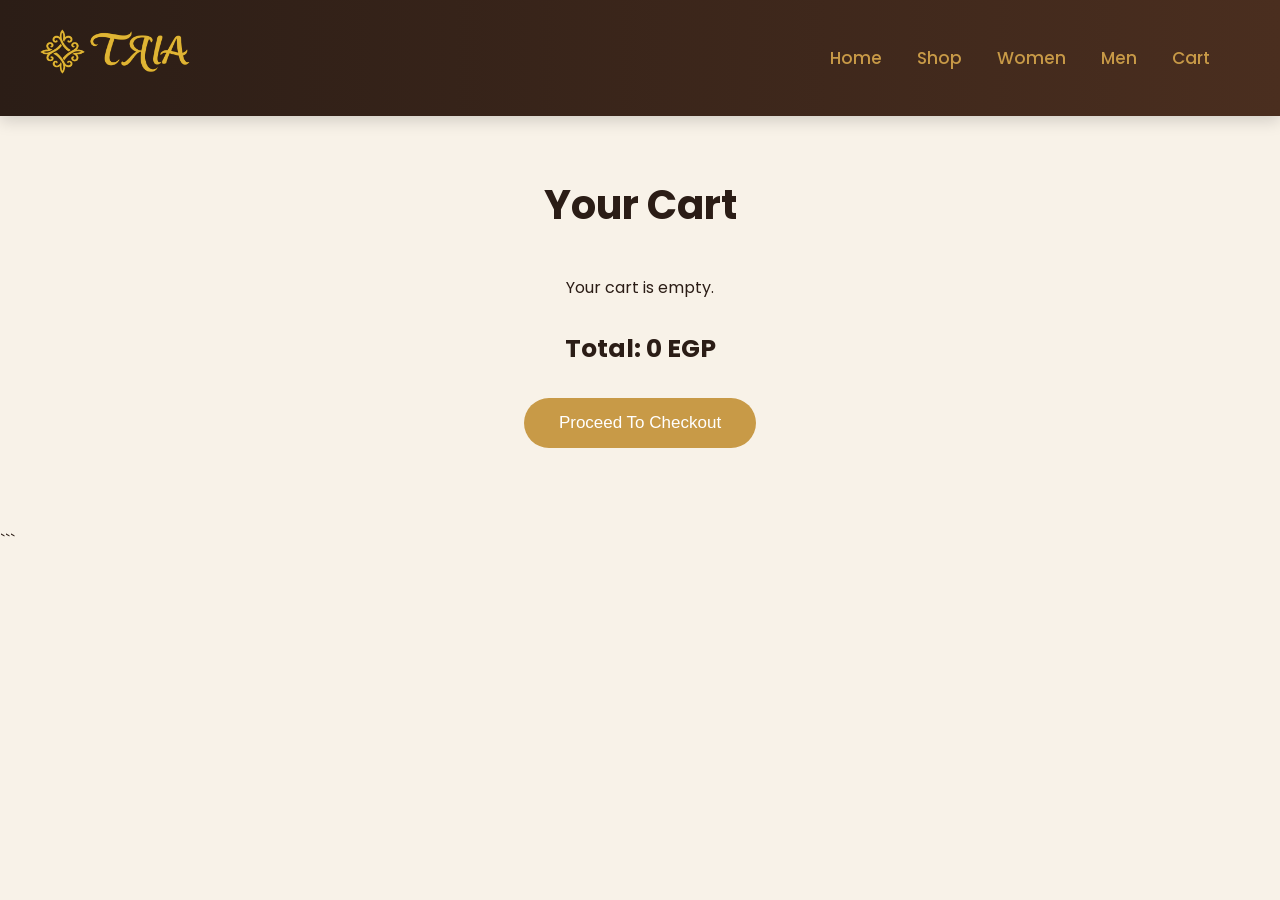
<file: cart.html>
<!DOCTYPE html>

<html lang="en">

<head>

```
<meta charset="UTF-8">
<meta name="viewport" content="width=device-width, initial-scale=1.0">

<title>Cart - TRIA</title>

<link rel="stylesheet" href="style.css">
```

</head>

<body>

```
<!-- ================= HEADER ================= -->

<header>

    <nav>

        <div class="logo-container">

            <img src="images/logo.png" alt="TRIA Logo" class="logo">

        </div>

        <div class="menu-toggle" id="menuToggle">
            ☰
        </div>

        <ul id="navLinks">

            <li><a href="index.html">Home</a></li>
            <li><a href="shop.html">Shop</a></li>
            <li><a href="women.html">Women</a></li>
            <li><a href="men.html">Men</a></li>
            <li><a href="cart.html">Cart</a></li>

        </ul>

    </nav>

</header>


<!-- ================= CART ================= -->

<section class="cart">

    <h2>Your Cart</h2>

    <div id="cartItems"></div>

    <h3 id="total">
        Total: 0 EGP
    </h3>

    <a href="checkout.html">

        <button class="checkout-btn">

            Proceed To Checkout

        </button>

    </a>

</section>


<!-- ================= CART SCRIPT ================= -->

<script>

    let cart = JSON.parse(localStorage.getItem("cart")) || [];

    let cartItems = document.getElementById("cartItems");

    let total = 0;


    function displayCart() {

        cartItems.innerHTML = "";

        total = 0;


        if (cart.length === 0) {

            cartItems.innerHTML = `
                <p class="empty-cart">
                    Your cart is empty.
                </p>
            `;

            document.getElementById("total").innerHTML =
                "Total: 0 EGP";

            return;

        }


        cart.forEach((product, index) => {

            total += Number(product.price);


            cartItems.innerHTML += `

                <div class="cart-item">

                    <div class="cart-item-info">

                        <h3>
                            ${product.name}
                        </h3>

                        <p>
                            ${product.price} EGP
                        </p>

                    </div>


                    <button onclick="removeItem(${index})">

                        Remove

                    </button>

                </div>

            `;

        });


        document.getElementById("total").innerHTML =
            "Total: " + total + " EGP";

    }


    function removeItem(index) {

        cart.splice(index, 1);

        localStorage.setItem(
            "cart",
            JSON.stringify(cart)
        );

        displayCart();

    }


    displayCart();

</script>


<!-- ================= MAIN SCRIPT ================= -->

<script src="script.js"></script>
```
<div id="toast"></div>
</body>

</html>
</file>
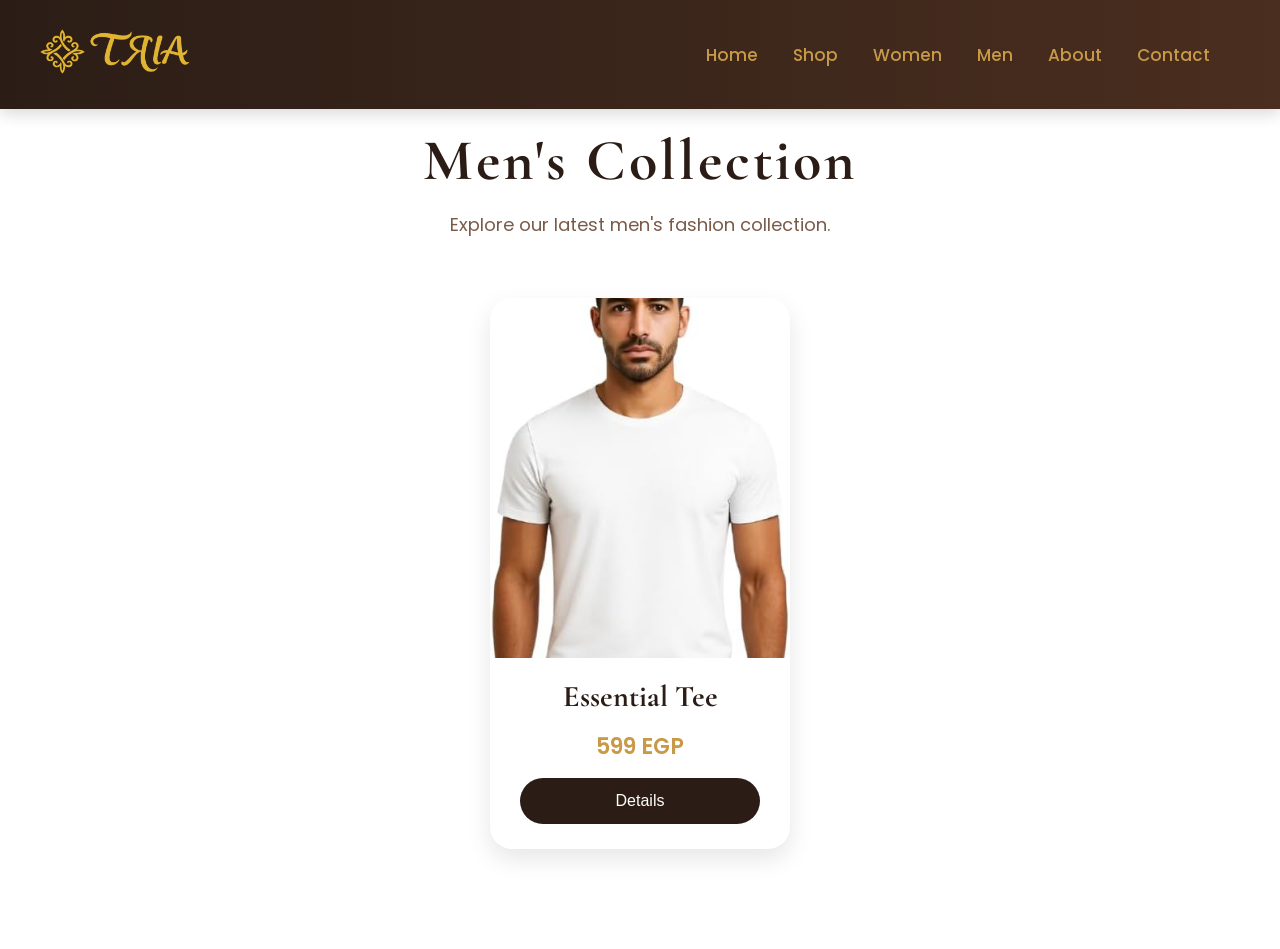
<file: men.html>
<<!DOCTYPE html>
<html lang="en">

<head>

    <meta charset="UTF-8">
    <meta name="viewport" content="width=device-width, initial-scale=1.0">

    <title>Men - TRIA</title>

    <link rel="stylesheet" href="style.css">

</head>


<body>
<div id="loader">
    <h1>TRIA</h1>
</div>
<header>

    <nav>

        <div class="logo-container">

            <img src="images/logo.png" alt="TRIA Logo" class="logo">

        </div>

        <ul>

            <li><a href="index.html">Home</a></li>

            <li><a href="shop.html">Shop</a></li>

            <li><a href="women.html">Women</a></li>

            <li><a href="men.html">Men</a></li>

            <li><a href="index.html#about">About</a></li>

            <li><a href="index.html#contact">Contact</a></li>

        </ul>

    </nav>

</header>


<section class="collection">

    <h2>Men's Collection</h2>

    <p>Explore our latest men's fashion collection.</p>


    <div class="collection-container">


        <div class="card">

            <img src="images/tshirt3.jpg" alt="T-Shirt">


            <h3>Essential Tee</h3>


            <p>599 EGP</p>


            <a href="product3.html">

                <button>Details</button>

            </a>


        </div>


    </div>


</section>

<script src="script.js"></script>

</body>

</html>
</file>
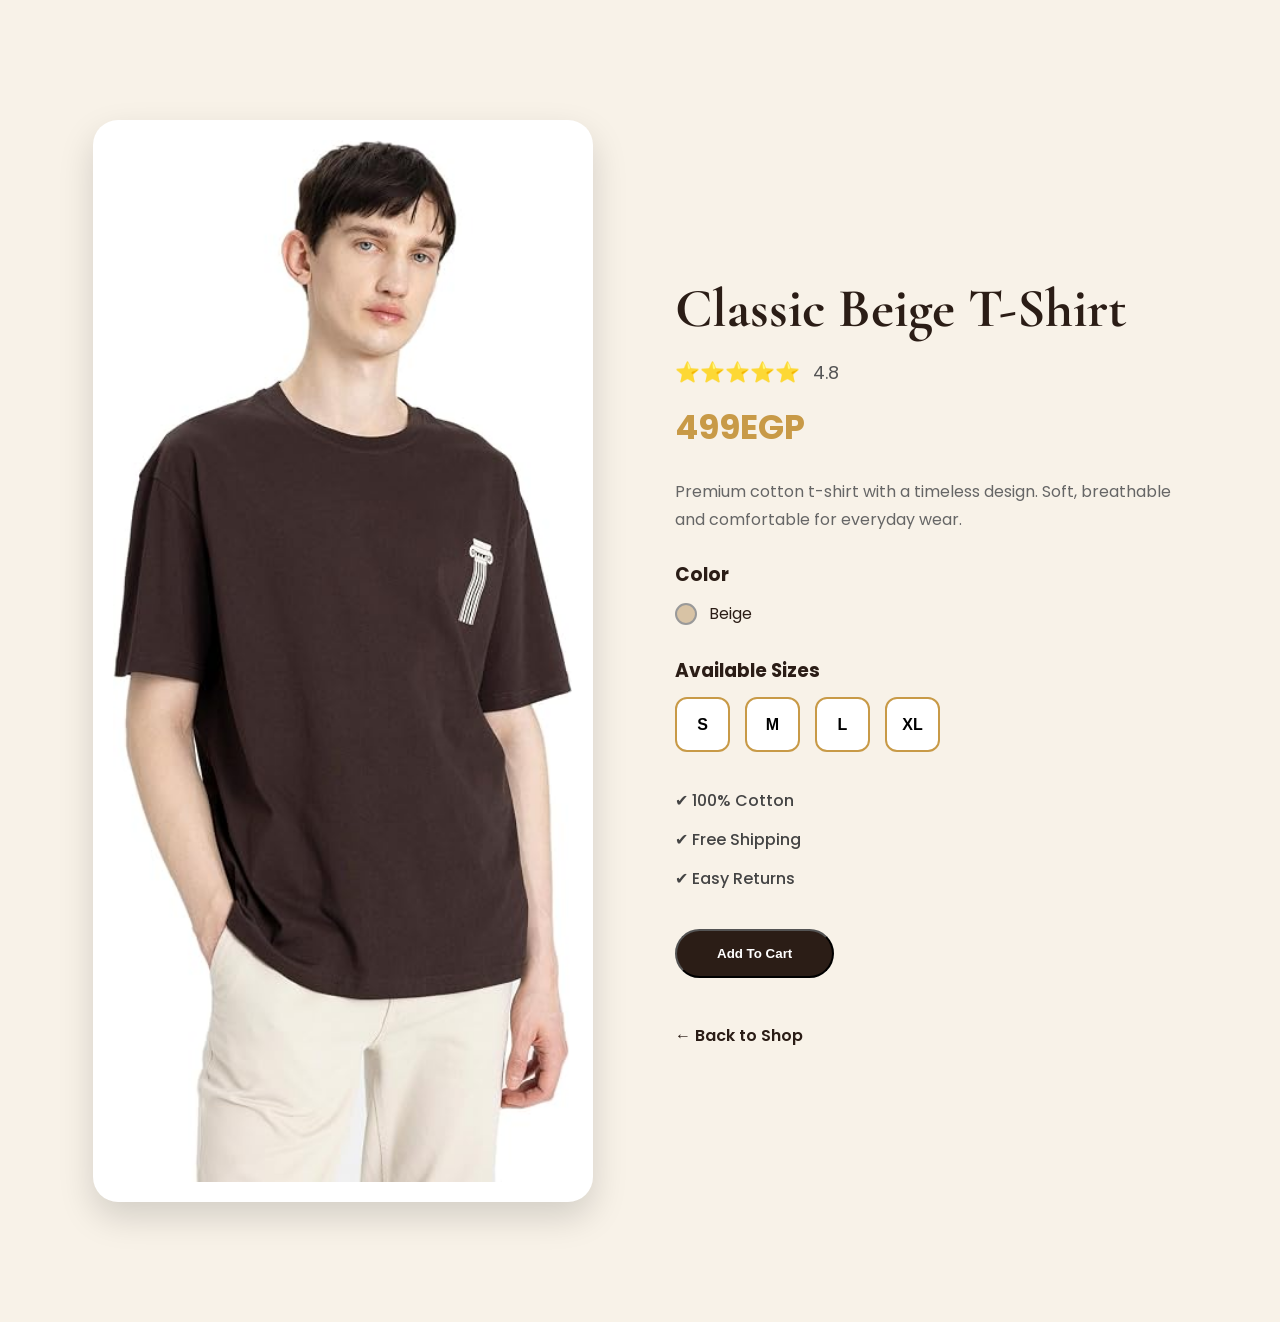
<file: product1.html>
<!DOCTYPE html>
<html lang="en">

<head>

    <meta charset="UTF-8">
    <meta name="viewport" content="width=device-width, initial-scale=1.0">

    <title>Product Details</title>

    <link rel="stylesheet" href="style.css">

</head>

<body>
    <div id="loader">

    <h1>TRIA</h1>

</div>

<section class="product">

    <div class="product-image">

        <img src="images/tshirt1.jpg" alt="Classic Beige T-Shirt">

    </div>

    <div class="product-info">

        <h1>Classic Beige T-Shirt</h1>

        <div class="rating">

            ⭐⭐⭐⭐⭐
            <span>4.8</span>

        </div>

        <h2>499EGP</h2>

        <p>

            Premium cotton t-shirt with a timeless design.
Soft, breathable and comfortable for everyday wear.

        </p>

        <h3>Color</h3>

        <div class="color">

            <span class="beige"></span>

            Beige

        </div>

        <h3>Available Sizes</h3>

        <div class="sizes">

            <button>S</button>
            <button>M</button>
            <button>L</button>
            <button>XL</button>

        </div>

        <div class="features">

            <p>✔ 100% Cotton</p>

            <p>✔ Free Shipping</p>

            <p>✔ Easy Returns</p>

        </div>

        <button class="cart-btn" data-name="Classic Beige T-Shirt" data-price="499">
    Add To Cart
</button>
        <br><br>

        <a href="shop.html" class="back-btn">

            ← Back to Shop

        </a>

    </div>

</section>

<button id="topBtn">↑</button>

<script src="script.js"></script>

</body>


</html>
</file>
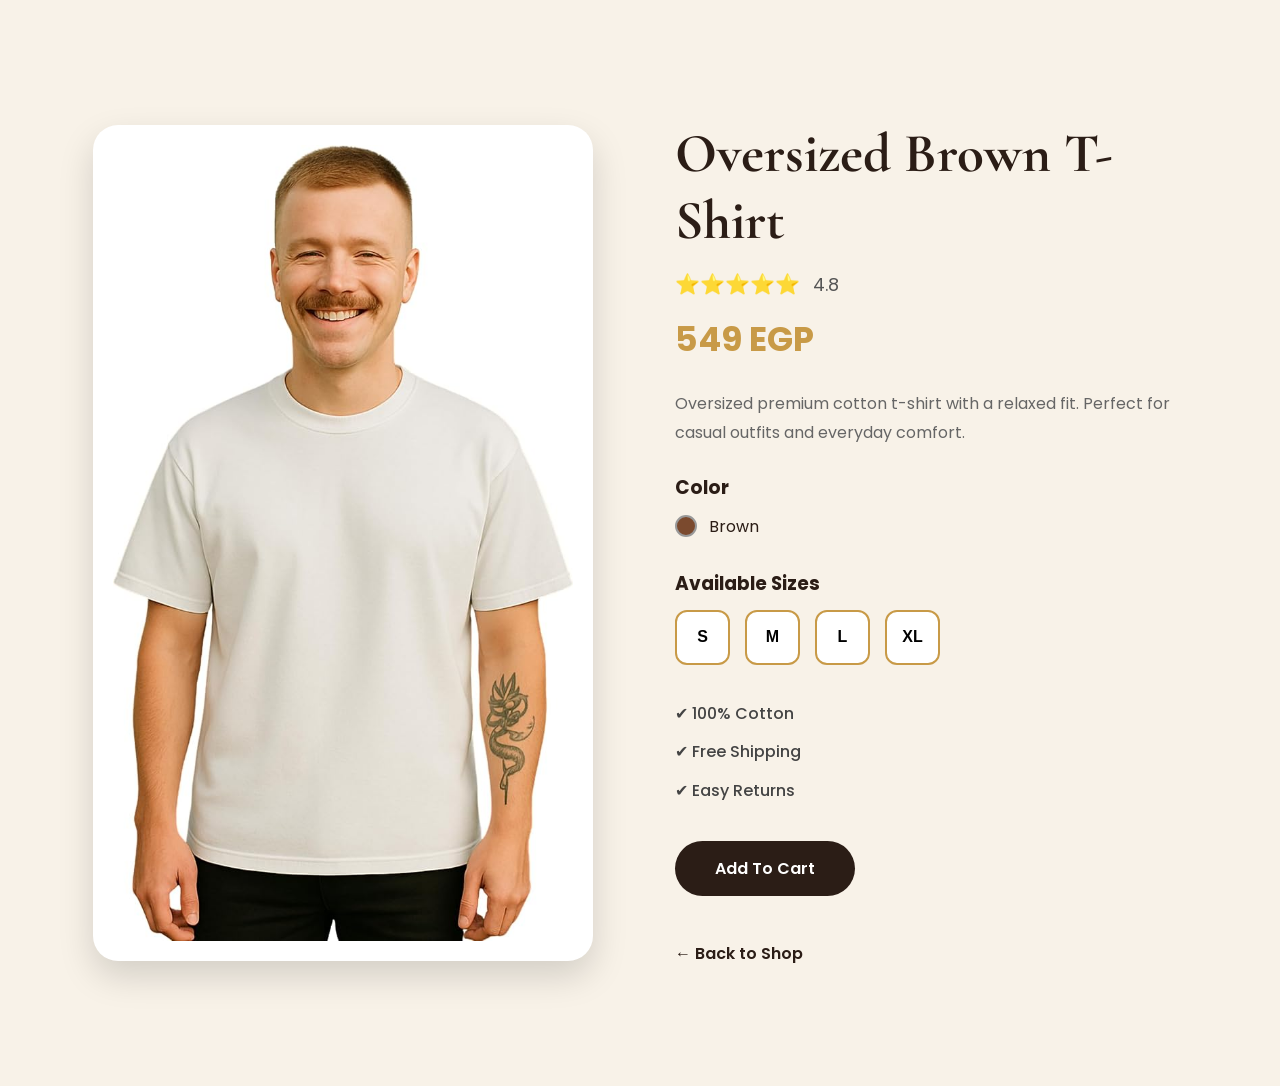
<file: product2.html>
<!DOCTYPE html>
<html lang="en">

<head>

    <meta charset="UTF-8">
    <meta name="viewport" content="width=device-width, initial-scale=1.0">

    <title>Product Details</title>

    <link rel="stylesheet" href="style.css">

</head>

<body>
    <div id="loader">

    <h1>TRIA</h1>

</div>

<section class="product">

    <div class="product-image">

        <img src="images/tshirt2.jpg" alt="Oversized Brown T-Shirt">

    </div>

    <div class="product-info">

       <h1>Oversized Brown T-Shirt</h1>

        <div class="rating">

            ⭐⭐⭐⭐⭐
            <span>4.8</span>

        </div>

        <h2>549 EGP</h2>

        <p>
Oversized premium cotton t-shirt with a relaxed fit.
Perfect for casual outfits and everyday comfort.
</p>

        <h3>Color</h3>

        <div class="color">

            <span class="brown"></span>

            Brown

        </div>

        <h3>Available Sizes</h3>

        <div class="sizes">

            <button>S</button>
            <button>M</button>
            <button>L</button>
            <button>XL</button>

        </div>

        <div class="features">

            <p>✔ 100% Cotton</p>

            <p>✔ Free Shipping</p>

            <p>✔ Easy Returns</p>

        </div>

        <a href="#"
   class="cart-btn"
   data-name="Oversized Brown T-Shirt"
   data-price="549">

    Add To Cart

</a>

        <br><br>

        <a href="shop.html" class="back-btn">

            ← Back to Shop

        </a>

    </div>

</section>
<button id="topBtn">↑</button>
<script src="script.js"></script>


</body>

</html>
</file>
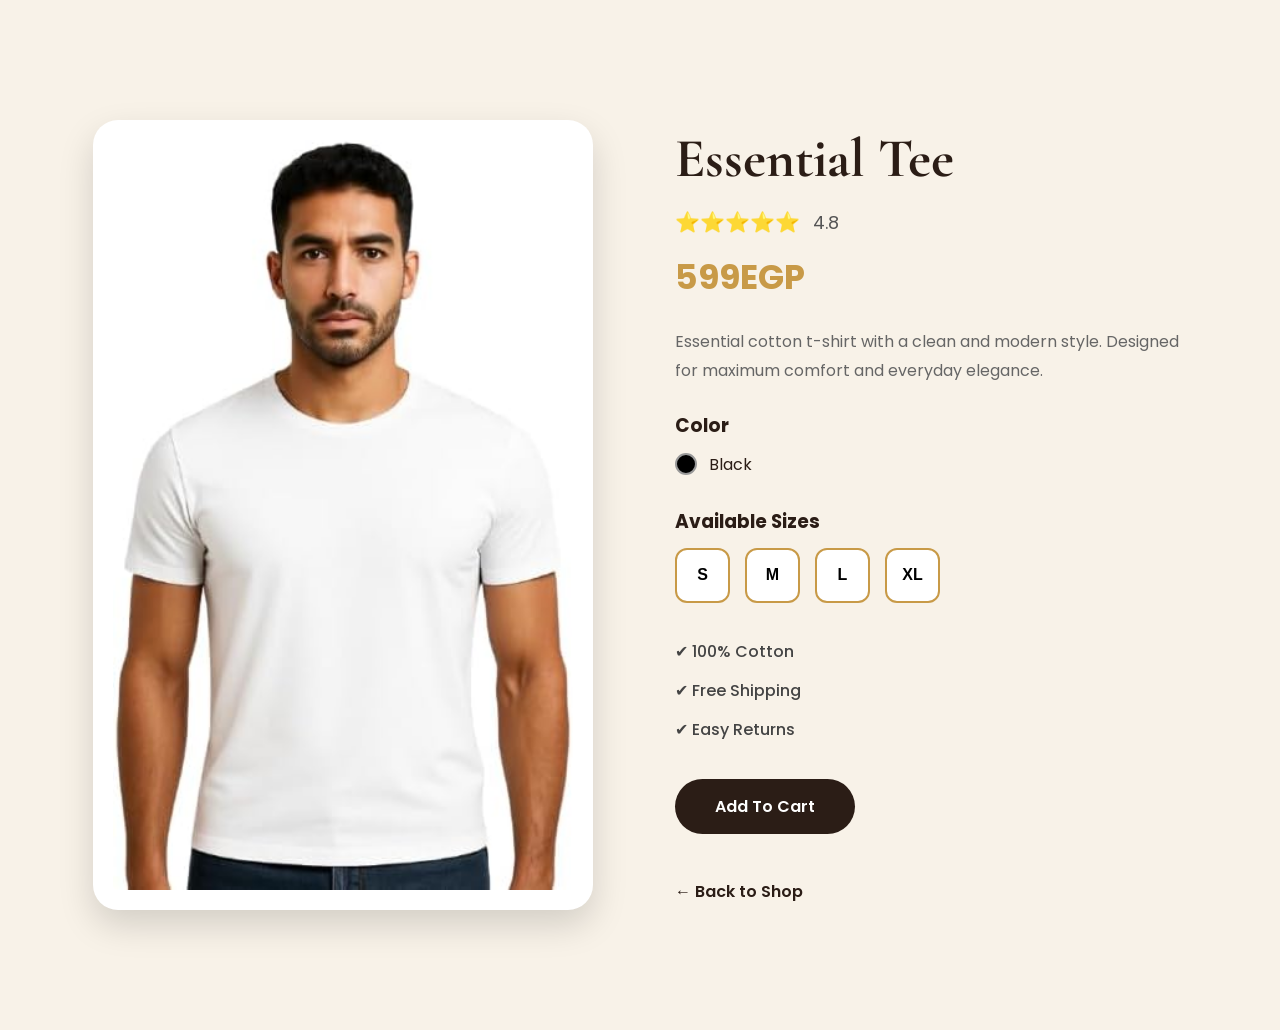
<file: product3.html>
<!DOCTYPE html>
<html lang="en">

<head>

    <meta charset="UTF-8">
    <meta name="viewport" content="width=device-width, initial-scale=1.0">

    <title>Product Details</title>

    <link rel="stylesheet" href="style.css">

</head>

<body>

<div id="loader">

    <h1>TRIA</h1>

</div>
<section class="product">

    <div class="product-image">

        <img src="images/tshirt3.jpg" alt="Oversized Brown T-Shirt">

    </div>

    <div class="product-info">

       <h1>Essential Tee</h1>

        <div class="rating">

            ⭐⭐⭐⭐⭐
            <span>4.8</span>

        </div>

        <h2>599EGP</h2>

        <p>
Essential cotton t-shirt with a clean and modern style.
Designed for maximum comfort and everyday elegance.
</p>

        <h3>Color</h3>

        <div class="color">
    <span class="black"></span>
    Black
</div>

        <h3>Available Sizes</h3>

        <div class="sizes">

            <button>S</button>
            <button>M</button>
            <button>L</button>
            <button>XL</button>

        </div>

        <div class="features">

            <p>✔ 100% Cotton</p>

            <p>✔ Free Shipping</p>

            <p>✔ Easy Returns</p>

        </div>

        <a href="#"
   class="cart-btn"
   data-name="Oversized Black T-Shirt"
   data-price="599">

    Add To Cart

</a>

        <br><br>

        <a href="shop.html" class="back-btn">

            ← Back to Shop

        </a>

    </div>

</section>
<button id="topBtn">↑</button>
<script src="script.js"></script>


</body>

</html>
</file>
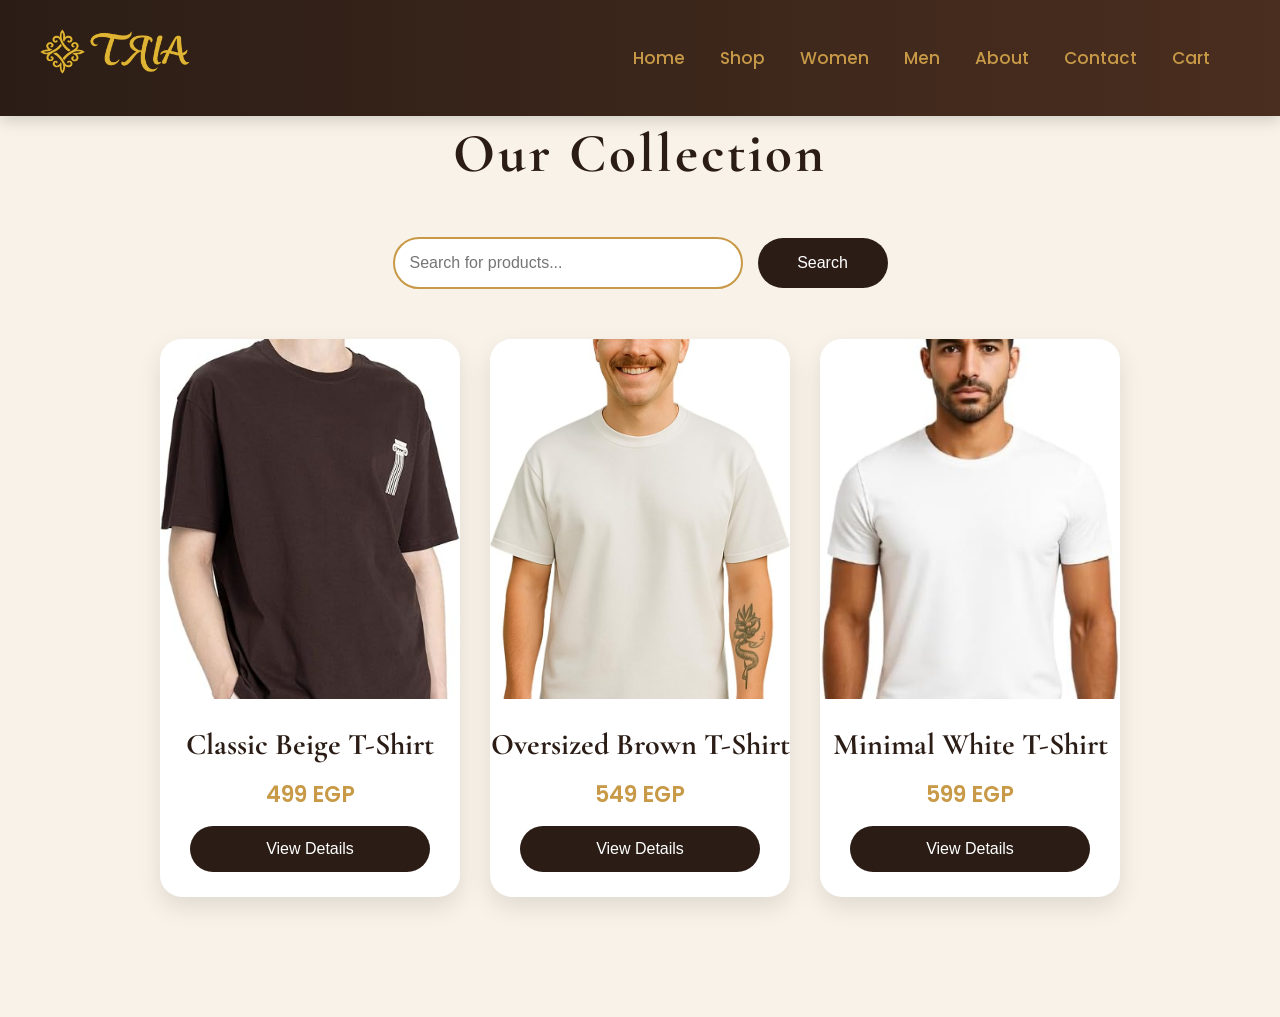
<file: shop.html>
<!DOCTYPE html>
<html lang="en">

<head>

    <meta charset="UTF-8">
    <meta name="viewport" content="width=device-width, initial-scale=1.0">

    <title>Shop - TRIA</title>

    <link rel="preconnect" href="https://fonts.googleapis.com">
    <link rel="preconnect" href="https://fonts.gstatic.com" crossorigin>

    <link href="https://fonts.googleapis.com/css2?family=Cormorant+Garamond:wght@400;500;600;700&family=Poppins:wght@300;400;500;600&display=swap" rel="stylesheet">

    <link rel="stylesheet" href="style.css">

</head>

<body>

    <!-- ================= HEADER ================= -->

    <header>

        <nav>

            <div class="logo-container">

                <a href="index.html">

                    <img src="images/logo.png"
                         alt="TRIA Logo"
                         class="logo">

                </a>

            </div>


            <div class="menu-toggle" id="menuToggle">

                ☰

            </div>


            <ul id="navLinks">

                <li>
                    <a href="index.html">Home</a>
                </li>

                <li>
                    <a href="shop.html">Shop</a>
                </li>

                <li>
                    <a href="women.html">Women</a>
                </li>

                <li>
                    <a href="men.html">Men</a>
                </li>

                <li>
                    <a href="index.html#about">About</a>
                </li>

                <li>
                    <a href="index.html#contact">Contact</a>
                </li>

                <li>
                    <a href="cart.html">Cart</a>
                </li>

            </ul>

        </nav>

    </header>


    <!-- ================= SHOP ================= -->

    <section class="shop">

        <h1>Our Collection</h1>


        <!-- ================= SEARCH ================= -->

        <div class="search-box">

            <input
                type="text"
                id="searchInput"
                placeholder="Search for products..."
            >

            <button>
                Search
            </button>

        </div>


        <!-- ================= PRODUCTS ================= -->

        <div class="products">


            <!-- PRODUCT 1 -->

            <div class="card">

                <img
                    src="images/tshirt1.jpg"
                    alt="Classic Beige T-Shirt"
                >

                <h3>
                    Classic Beige T-Shirt
                </h3>

                <p>
                    499 EGP
                </p>

                <a href="product1.html">

                    <button>
                        View Details
                    </button>

                </a>

            </div>


            <!-- PRODUCT 2 -->

            <div class="card">

                <img
                    src="images/tshirt2.jpg"
                    alt="Oversized Brown T-Shirt"
                >

                <h3>
                    Oversized Brown T-Shirt
                </h3>

                <p>
                    549 EGP
                </p>

                <a href="product2.html">

                    <button>
                        View Details
                    </button>

                </a>

            </div>


            <!-- PRODUCT 3 -->

            <div class="card">

                <img
                    src="images/tshirt3.jpg"
                    alt="Minimal White T-Shirt"
                >

                <h3>
                    Minimal White T-Shirt
                </h3>

                <p>
                    599 EGP
                </p>

                <a href="product3.html">

                    <button>
                        View Details
                    </button>

                </a>

            </div>


        </div>

    </section>


    <!-- ================= SCROLL TO TOP ================= -->

    <button id="topBtn">
        ↑
    </button>


    <script src="script.js"></script>

</body>

</html>
</file>
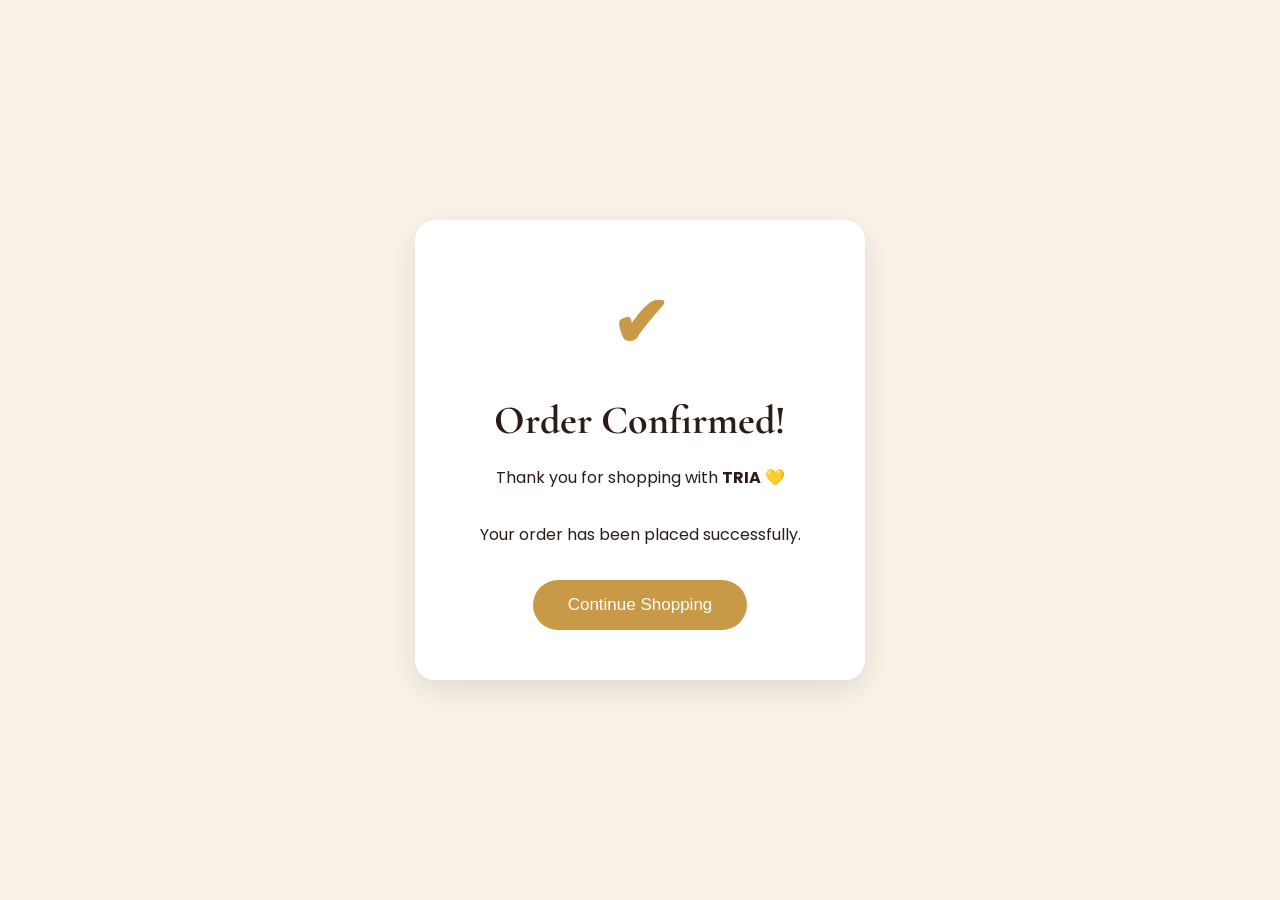
<file: success.html>
<!DOCTYPE html>
<html lang="en">

<head>

    <meta charset="UTF-8">
    <meta name="viewport" content="width=device-width, initial-scale=1.0">

    <title>Order Confirmed - TRIA</title>

    <link rel="stylesheet" href="style.css">

</head>

<body>

<section class="success">

    <div class="success-box">

        <h1>✔</h1>

        <h2>Order Confirmed!</h2>

        <p>

            Thank you for shopping with <strong>TRIA</strong> 💛

            <br><br>

            Your order has been placed successfully.

        </p>

        <a href="shop.html">

            <button>

                Continue Shopping

            </button>

        </a>

    </div>

</section>

</body>

</html>
</file>
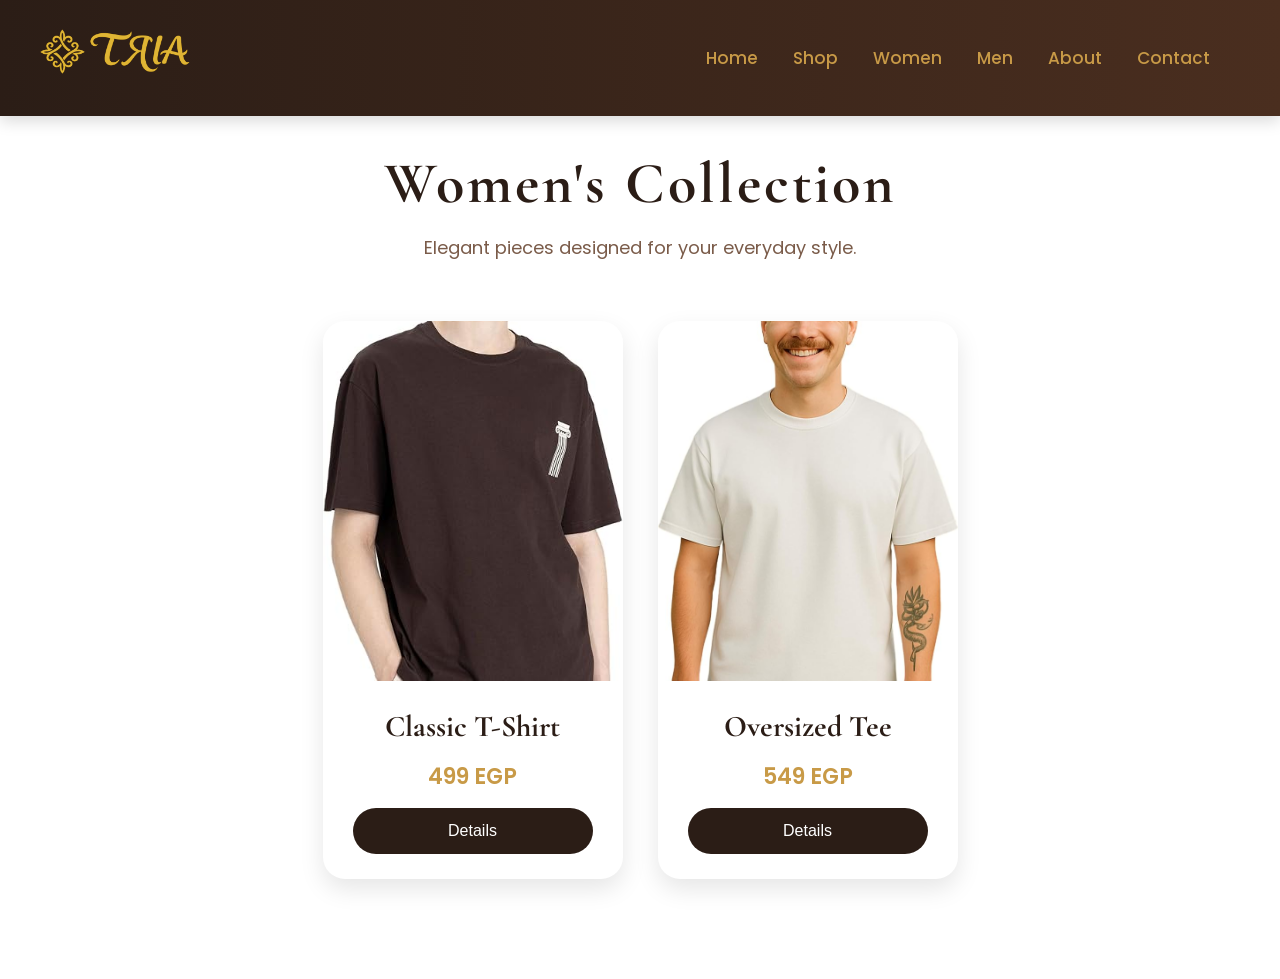
<file: women.html>
<!DOCTYPE html>
<html lang="en">

<head>

<meta charset="UTF-8">
<meta name="viewport" content="width=device-width, initial-scale=1.0">

<title>Women - TRIA</title>

<link rel="stylesheet" href="style.css">

</head>


<body>
    <div id="loader">
    <h1>TRIA</h1>
</div>
    <header>
<nav>

<div class="logo-container">
<img src="images/logo.png" class="logo">
</div>

<ul>

<li><a href="index.html">Home</a></li>

<li><a href="shop.html">Shop</a></li>

<li><a href="women.html">Women</a></li>

<li><a href="men.html">Men</a></li>

<li><a href="index.html#about">About</a></li>

<li><a href="index.html#contact">Contact</a></li>

</ul>

</nav>
</header>

<h1>TRIA Women Collection</h1>

<section class="collection">

<h2>Women's Collection</h2>

<p>Elegant pieces designed for your everyday style.</p>

<div class="collection-container">

<div class="card">
<img src="images/tshirt1.jpg">

<h3>Classic T-Shirt</h3>

<p>499 EGP</p>

<a href="product1.html">
<button>Details</button>
</a>

</div>


<div class="card">
<img src="images/tshirt2.jpg">

<h3>Oversized Tee</h3>

<p>549 EGP</p>

<a href="product2.html">
<button>Details</button>
</a>

</div>

</div>

</section>


</div>

<script src="script.js"></script>

</body>

</html>
</file>
<file: style.css>
/* ===================================
   GOOGLE FONTS
=================================== */

@import url('https://fonts.googleapis.com/css2?family=Cormorant+Garamond:wght@400;500;600;700&family=Poppins:wght@300;400;500;600&display=swap');

/* ===================================
   COLORS
=================================== */

:root {
    --dark: #2B1D16;
    --brown: #4A2E1F;
    --gold: #C89A47;
    --light-gold: #E6BF74;
    --cream: #F8F2E8;
    --white: #FFFFFF;
}

/* ===================================
   RESET
=================================== */

* {
    margin: 0;
    padding: 0;
    box-sizing: border-box;
}
html{
    scroll-behavior:smooth;
}

body{
    font-family:'Poppins',sans-serif;
    background:var(--cream);
    color:var(--dark);
}

/* ===================================
   HEADER & NAVBAR
=================================== */

header{
    position:fixed;
    top:0;
    left:0;
    width:100%;
    z-index:1000;
}

nav{
    display:flex;
    justify-content:space-between;
    align-items:center;
    background:linear-gradient(to right, var(--dark), var(--brown));
    padding:18px 70px;
    box-shadow:0 5px 15px rgba(0,0,0,.15);
}

.logo{
    width:110px;
    transform:scale(2);
    transform-origin:left center;
}

.logo-container{
    margin-left:-60px;
}

nav ul{
    display:flex;
    gap:35px;
    list-style:none;
}

nav ul li a{
    color:var(--gold);
    text-decoration:none;
    font-size:17px;
    font-weight:500;
    transition:.3s;
}

nav ul li a:hover{
    color:var(--light-gold);
}

/* Mobile Button */

.menu-toggle{
    display:none;
    font-size:30px;
    color:var(--gold);
    cursor:pointer;
}


/* ===================================
   HERO
=================================== */

.hero{
    min-height:100vh;
    display:flex;
    justify-content:space-between;
    align-items:center;
    padding:150px 80px 80px;
    background:linear-gradient(135deg,var(--cream),#EFE2D2);
}

.hero-text{
    width:48%;
}

.hero-text span{
    color:var(--gold);
    font-size:15px;
    letter-spacing:3px;
    font-weight:600;
}

.hero-text h1{
    font-family:'Cormorant Garamond',serif;
    font-size:78px;
    line-height:1.1;
    margin:20px 0;
    color:var(--dark);
}

.hero-text p{
    font-size:19px;
    color:#6B4D3C;
    line-height:1.8;
    margin-bottom:35px;
    width:85%;
}

.shop-btn{
    display:inline-block;
    text-decoration:none;
    background:var(--gold);
    color:var(--white);
    padding:16px 40px;
    border-radius:35px;
    font-weight:600;
    transition:.3s;
}

.shop-btn:hover{
    background:var(--brown);
    transform:translateY(-4px);
}

.hero-image{
    width:42%;
    display:flex;
    justify-content:center;
}

.hero-image img{
    width:100%;
    max-width:430px;
    border-radius:25px;
    box-shadow:0 20px 40px rgba(0,0,0,.20);
    transition:.4s;
}

.hero-image img:hover{
    transform:scale(1.03);
}
/* ===================================
   COLLECTION
=================================== */

.collection{
    padding:100px 80px;
    background:var(--white);
    text-align:center;
}

.collection h2{
    font-family:'Cormorant Garamond', serif;
    font-size:58px;
    color:var(--dark);
    margin-bottom:15px;
    letter-spacing:3px;
}

.collection p{
    font-size:18px;
    color:#7a5b49;
    margin-bottom:60px;
}

.collection-container{
    display:flex;
    justify-content:center;
    gap:35px;
    flex-wrap:wrap;
}

/* ===================================
   PRODUCT CARD
=================================== */

.card{
    width:300px;
   background:var(--white);
    border-radius:22px;
    overflow:hidden;
    box-shadow:0 10px 25px rgba(0,0,0,.10);
    transition:.35s;
}

.card:hover{
    transform:translateY(-10px);
    box-shadow:0 18px 35px rgba(0,0,0,.18);
}

.card img{
    width:100%;
    height:360px;
    object-fit:cover;
}

.card h3{
    font-family:'Cormorant Garamond', serif;
    font-size:30px;
    color:var(--dark);
    margin-top:20px;
}

.card p{
    color:var(--gold);
    font-size:22px;
    font-weight:600;
    margin:15px 0;
}

.card a{
    text-decoration:none;
}

.card button{
    width:80%;
    padding:14px;
    margin-bottom:25px;
    border:none;
    border-radius:30px;
    background:var(--dark);
    color:white;
    cursor:pointer;
    font-size:16px;
    transition:.3s;
}

.card button:hover{
    background:var(--gold);
}

/* ===================================
   ABOUT
=================================== */

.about{
    padding:100px 80px;
    background:linear-gradient(135deg,var(--cream),#EFE1CF);
    text-align:center;
}

.about-content{
    max-width:850px;
    margin:auto;
}

.about h2{
    font-family:'Cormorant Garamond', serif;
    font-size:55px;
    color:var(--dark);
    margin-bottom:25px;
}

.about p{
    font-size:18px;
    line-height:1.9;
    color:#6B4D3C;
}

/* ===================================
   FOOTER
=================================== */

footer{
    background:linear-gradient(to right,var(--dark),var(--brown));
   color:var(--white);
    text-align:center;
    padding:50px 20px;
}

footer h2{
    font-family:'Cormorant Garamond', serif;
    font-size:38px;
    margin-bottom:15px;
}

footer p{
    margin:8px 0;
    color:#ddd;
}

.copy{
    margin-top:20px;
    font-size:14px;
    color:#bbb;
}
/*================ PRODUCT PAGE ================*/

.product{
    display: flex;
    justify-content: center;
    align-items: center;
    gap: 70px;
    padding: 120px 80px;
   background: var(--cream);
    min-height: 100vh;
}

.product-image{
    flex: 1;
    display: flex;
    justify-content: center;
}

.product-image img{
    width: 100%;
    max-width: 500px;
    border-radius: 25px;
    background: var(--white);
    padding: 20px;
    box-shadow: 0 15px 35px rgba(0,0,0,.15);
}

.product-info{
    flex: 1;
}

.product-info h1{
    font-family: 'Cormorant Garamond', serif;
    font-size: 55px;
    color: var(--dark);
    margin-bottom: 15px;
}

.rating{
    color: var(--gold);
    font-size: 20px;
    margin-bottom: 15px;
}

.rating span{
    color: #555;
    margin-left: 8px;
    font-size: 18px;
}

.product-info h2{
   color: var(--gold);
    font-size: 34px;
    margin-bottom: 25px;
}

.product-info p{
    color: #666;
    line-height: 1.8;
    margin-bottom: 25px;
}

.product-info h3{
    color: var(--dark);
    margin-bottom: 12px;
}

/* اللون */

.color{
    display: flex;
    align-items: center;
    gap: 12px;
    margin-bottom: 30px;
}

.beige{
    width:22px;
    height:22px;
    background:#d8c3a5;
    border-radius:50%;
    border:2px solid #999;
    display:inline-block;
}
/* المقاسات */

.sizes{
    display: flex;
    gap: 15px;
    margin-bottom: 35px;
}

.sizes button{
    width: 55px;
    height: 55px;
   border: 2px solid var(--gold);
    background: var(--white);
    border-radius: 12px;
    cursor: pointer;
    font-weight: bold;
    font-size: 16px;
    transition: .3s;
}

.sizes button:hover{
    background:var(--gold);
    color:var(--white);
}
.sizes button.active{
    background:var(--gold);
    color:var(--white);
    border-color:var(--gold);
}
/* المميزات */

.features{
    margin-bottom: 35px;
}

.features p{
    margin: 10px 0;
    color: #444;
    font-weight: 500;
}
/* ================= SEARCH ================= */

.search-box{
    display:flex;
    justify-content:center;
    align-items:center;
    gap:15px;
    margin-bottom:50px;
    flex-wrap:wrap;
}

.search-box input{
    width:350px;
    max-width:100%;
    padding:15px;
    border:2px solid var(--gold);
    border-radius:30px;
    font-size:16px;
    outline:none;
}

.search-box button{
    min-width:130px;
    height:50px;
    padding:0 30px;
    border:none;
    border-radius:30px;
    background:var(--dark);
    color:var(--white);
    font-size:16px;
    cursor:pointer;
    transition:.3s;
}

.search-box button:hover{
    background:var(--gold);
}
/* الأزرار */

.cart-btn{
    display: inline-block;
    background: var(--dark);
    color: var(--white);
    padding: 15px 40px;
    text-decoration: none;
    border-radius: 35px;
    transition: .3s;
    font-weight: 600;
}

.cart-btn:hover{
    background:var(--gold);
}

.back-btn{
    display: inline-block;
    margin-top: 20px;
    text-decoration: none;
   color: var(--dark);
    font-weight: 600;
}

.back-btn:hover{
   color: var(--gold);
}
.shop{
    padding:120px 80px;
   background:var(--cream);
    text-align:center;
}

.shop h1{
    font-family:'Cormorant Garamond',serif;
    font-size:55px;
    margin-bottom:50px;
   color:var(--dark);
    letter-spacing:3px;
}

.products{
    display:flex;
    justify-content:center;
    align-items:flex-start;
    gap:30px;
    flex-wrap:wrap;
}
.brown{
    width:22px;
    height:22px;
    background:#7B4A2E;
    border-radius:50%;
    border:2px solid #999;
    display:inline-block;
}

.black{
    width:22px;
    height:22px;
    background:#000;
    border-radius:50%;
    border:2px solid #999;
    display:inline-block;
}
/* ================= CONTACT ================= */

.contact{
    padding:100px 80px;
   background:var(--white);
    text-align:center;
}

.contact h2{
    font-family:'Cormorant Garamond',serif;
    font-size:55px;
    margin-bottom:15px;
    color:var(--dark);
}

.contact p{
    color:#666;
    margin-bottom:40px;
}

.contact form{
    max-width:600px;
    margin:auto;
    display:flex;
    flex-direction:column;
    gap:20px;
}

.contact input,
.contact textarea{
    padding:15px;
    border:1px solid #ccc;
    border-radius:10px;
    font-size:16px;
    font-family:'Poppins',sans-serif;
}

.contact input:focus,
.contact textarea:focus{
    outline:none;
    border-color:#C89A47;
}

.contact button{
    background:var(--dark);
    color:var(--white);
    border:none;
    padding:15px;
    border-radius:30px;
    font-size:17px;
    cursor:pointer;
    transition:.3s;
}

.contact button:hover{
    background:var(--gold);
}
/* ================= RESPONSIVE ================= */


/* ================= SCROLL TO TOP ================= */

#topBtn{
    display:none;
    position:fixed;
    bottom:25px;
    right:25px;
    width:50px;
    height:50px;
    border:none;
    border-radius:50%;
    background:var(--dark);
    color:var(--white);
    font-size:22px;
    cursor:pointer;
    box-shadow:0 5px 15px rgba(0,0,0,.2);
    transition:.3s;
    z-index:999;
}

#topBtn:hover{
    background:var(--gold);
    transform:scale(1.1);
}

/* ================= LOADER ================= */

#loader {

    position: fixed;
    inset: 0;

    background: var(--cream);

    display: flex;
    justify-content: center;
    align-items: center;

    z-index: 9999;

    opacity: 1;

    transition: opacity .6s ease;

}

#loader.hide {

    opacity: 0;
    pointer-events: none;

}

#loader h1 {

    font-family: 'Cormorant Garamond', serif;

    font-size: 70px;

    color: var(--dark);

    letter-spacing: 8px;

    animation: pulse 1s infinite;

}

@keyframes pulse {

    0% {
        transform: scale(1);
    }

    50% {
        transform: scale(1.08);
    }

    100% {
        transform: scale(1);
    }

}

 


.cart h2 {
    font-size: 40px;
    margin-bottom: 40px;
}



.cart-item h3 {
    margin: 0;
}

#total {
    margin-top: 30px;
    font-size: 25px;
}

.checkout {

    padding: 80px 10%;
    text-align: center;

}


.checkout form {

    max-width: 500px;
    margin: auto;
    display: flex;
    flex-direction: column;
    gap: 20px;

}


.checkout input,
.checkout select {

    padding: 15px;
    font-size: 16px;

}


.checkout button {
    padding: 15px;
    background: var(--dark);
    color: var(--white);
    border: none;
    cursor: pointer;
    border-radius: 30px;
    font-size: 17px;
    transition: .3s;
}

.checkout button:hover {
    background: var(--gold);
}
.cart-item{

    display:flex;
    justify-content:space-between;
    align-items:center;
    background:var(--white);
    padding:20px;
    margin:20px auto;
    max-width:650px;
    border-radius:15px;
    box-shadow:0 5px 15px rgba(0,0,0,.1);

}

.cart-item button{

    background:var(--gold);
    color:var(--white);
    border:none;
    padding:10px 20px;
    border-radius:25px;
    cursor:pointer;
    transition:.3s;

}

.cart-item button:hover{

    background:var(--dark);

}

.checkout-btn{

    margin-top:30px;
    background:var(--gold);
    color:var(--white);
    border:none;
    padding:15px 35px;
    border-radius:30px;
    cursor:pointer;
    font-size:17px;
    transition:.3s;

}

.checkout-btn:hover{

    background:var(--dark);

}
.cart{
    padding:150px 10% 80px;
    text-align:center;
}
/* ================= SUCCESS PAGE ================= */

.success{

    min-height:100vh;
    display:flex;
    justify-content:center;
    align-items:center;
    background:var(--cream);

}

.success-box{

   background:var(--white);
    padding:50px;
    width:450px;
    text-align:center;
    border-radius:20px;
    box-shadow:0 10px 30px rgba(0,0,0,.1);

}

.success-box h1{

    font-size:70px;
    color:var(--gold);

}

.success-box h2{

    margin:20px 0;
    color:var(--dark);
    font-family:'Cormorant Garamond', serif;
    font-size:40px;

}

.success-box p{

    color:var(--dark);
    line-height:1.8;
    margin-bottom:30px;

}

.success-box button{

    background:var(--gold);
    color:var(--white);
    border:none;
    padding:15px 35px;
    border-radius:30px;
    cursor:pointer;
    font-size:17px;
    transition:.3s;

}

.success-box button:hover{

    background:var(--dark);

}
/* ================= RESPONSIVE ================= */

@media (max-width: 768px) {

    /* NAVBAR */

    nav {
        padding: 15px 20px;
    }

    .logo {
        width: 90px;
        transform: scale(1);
    }

    .logo-container {
        margin-left: 0;
    }

    .menu-toggle {
        display: block;
    }

    #navLinks {
        display: none;
        width: 100%;
        flex-direction: column;
        align-items: center;
        gap: 20px;
        margin-top: 20px;
    }

    #navLinks.active {
        display: flex;
    }


    /* HERO */

    .hero {
        flex-direction: column;
        text-align: center;
        padding: 130px 20px 60px;
    }

    .hero-text {
        width: 100%;
    }

    .hero-text h1 {
        font-size: 55px;
    }

    .hero-text p {
        width: 100%;
        font-size: 16px;
    }

    .hero-image {
        width: 100%;
        margin-top: 40px;
    }

    .hero-image img {
        max-width: 350px;
    }


    /* SECTIONS */

    .collection,
    .about,
    .contact,
    .shop {
        padding: 70px 20px;
    }


    /* HEADINGS */

    .collection h2,
    .about h2,
    .contact h2,
    .shop h1 {
        font-size: 45px;
    }


    /* PRODUCT CARDS */

    .collection-container,
    .products {
        flex-direction: column;
        align-items: center;
    }

    .card {
        width: 100%;
        max-width: 350px;
    }


    /* PRODUCT PAGE */

    .product {
        flex-direction: column;
        gap: 40px;
        padding: 130px 20px 60px;
    }

    .product-image,
    .product-info {
        width: 100%;
    }

    .product-image img {
        max-width: 350px;
    }

    .product-info {
        text-align: center;
    }

    .sizes {
        justify-content: center;
    }

    .color {
        justify-content: center;
    }


    /* SEARCH */

    .search-box {
        flex-direction: column;
    }

    .search-box input {
        width: 100%;
    }


    /* CART */

    .cart {
        padding: 130px 20px 60px;
    }

    .cart-item {
        flex-direction: column;
        gap: 20px;
        text-align: center;
    }


    /* CHECKOUT */

    .checkout {
        padding: 100px 20px;
    }


    /* SUCCESS */

    .success-box {
        width: calc(100% - 40px);
        padding: 35px 20px;
    }

    .success-box h1 {
        font-size: 55px;
    }

    .success-box h2 {
        font-size: 32px;
    }

}
/* ================= CHECKOUT PAGE ================= */

.checkout {
    min-height: 100vh;
    padding: 150px 20px 80px;
    background: var(--cream);
}

.checkout-container {
    max-width: 850px;
    margin: auto;
}

.checkout-header {
    text-align: center;
    margin-bottom: 45px;
}

.checkout-header span {
    color: var(--gold);
    font-size: 18px;
    letter-spacing: 5px;
    font-weight: 600;
}

.checkout-header h1 {
    color: var(--dark);
    font-family: 'Cormorant Garamond', serif;
    font-size: 55px;
    margin: 10px 0;
}

.checkout-header p {
    color: #6B4D3C;
    font-size: 15px;
}


/* CHECKOUT SECTIONS */

.checkout-section {
    background: var(--white);
    padding: 30px;
    margin-bottom: 25px;
    border-radius: 20px;
    box-shadow: 0 8px 25px rgba(43, 29, 22, .08);
}

.checkout-section h2,
.order-summary h2 {
    color: var(--dark);
    font-family: 'Cormorant Garamond', serif;
    font-size: 30px;
    margin-bottom: 25px;
}


/* INPUTS */

.input-group {
    display: flex;
    flex-direction: column;
    margin-bottom: 20px;
}

.input-group label {
    color: var(--dark);
    font-size: 14px;
    font-weight: 600;
    margin-bottom: 8px;
}

.input-group input,
.input-group textarea,
.input-group select {
    width: 100%;
    padding: 15px;
    border: 1px solid #D8C3A5;
    border-radius: 10px;
    font-family: 'Poppins', sans-serif;
    font-size: 15px;
    outline: none;
    transition: .3s;
}

.input-group input:focus,
.input-group textarea:focus,
.input-group select:focus {
    border-color: var(--gold);
    box-shadow: 0 0 0 3px rgba(200, 154, 71, .15);
}


/* PAYMENT */

.payment-options {
    display: flex;
    gap: 20px;
    flex-wrap: wrap;
}

.payment-option {
    flex: 1;
    min-width: 200px;
    padding: 18px;
    border: 1px solid #D8C3A5;
    border-radius: 12px;
    cursor: pointer;
    color: var(--dark);
    transition: .3s;
}

.payment-option:hover {
    border-color: var(--gold);
    background: var(--cream);
}

.payment-option input {
    margin-right: 10px;
}


/* ORDER SUMMARY */

.order-summary {
    background: var(--dark);
    color: var(--white);
    padding: 30px;
    margin-bottom: 25px;
    border-radius: 20px;
}

.order-summary h2 {
    color: var(--white);
}

.summary-row,
.summary-total {
    display: flex;
    justify-content: space-between;
    align-items: center;
    padding: 15px 0;
}

.summary-row {
    border-bottom: 1px solid rgba(255, 255, 255, .15);
}

.summary-total {
    font-size: 22px;
    color: var(--gold);
    margin-top: 10px;
}


/* PLACE ORDER BUTTON */

.place-order-btn {
    width: 100%;
    padding: 18px;
    background: var(--gold);
    color: var(--white);
    border: none;
    border-radius: 35px;
    font-size: 17px;
    font-weight: 600;
    cursor: pointer;
    transition: .3s;
}

.place-order-btn:hover {
    background: var(--dark);
    transform: translateY(-2px);
}
@media (max-width: 768px) {

    .checkout {
        padding: 120px 15px 50px;
    }

    .checkout-header h1 {
        font-size: 42px;
    }

    .checkout-section,
    .order-summary {
        padding: 22px;
    }

    .payment-options {
        flex-direction: column;
    }

    .payment-option {
        min-width: 100%;
    }

}
/* =====================================================
   TRIA ADMIN DASHBOARD
   Premium Brown & Gold Admin Panel
===================================================== */

/* ================= DASHBOARD ================= */

.admin-dashboard {

    min-height: 100vh;

    padding: 145px 6% 70px;

    background:

        radial-gradient(
            circle at top right,
            rgba(190, 150, 80, 0.10),
            transparent 30%
        ),

        var(--cream);

}


/* ================= HEADER ================= */

.dashboard-header {

    margin-bottom: 45px;

    padding: 35px 40px;

    border-radius: 24px;

    background:

        linear-gradient(
            135deg,
            var(--dark),
            #4b3328
        );

    box-shadow:

        0 20px 45px rgba(43, 29, 22, 0.18);

    position: relative;

    overflow: hidden;

}


.dashboard-header::after {

    content: "TRIA";

    position: absolute;

    right: 35px;

    bottom: -35px;

    font-family: 'Cormorant Garamond', serif;

    font-size: 150px;

    font-weight: bold;

    color: rgba(255,255,255,0.04);

}


.dashboard-header span {

    color: var(--gold);

    font-size: 14px;

    letter-spacing: 5px;

    font-weight: bold;

}


.dashboard-header h1 {

    color: var(--white);

    font-family: 'Cormorant Garamond', serif;

    font-size: 52px;

    margin: 10px 0;

    position: relative;

    z-index: 2;

}


.dashboard-header p {

    color: #d8c7b8;

    font-size: 15px;

    margin: 0;

    position: relative;

    z-index: 2;

}


/* ================= DASHBOARD CARDS ================= */

.dashboard-cards {

    display: grid;

    grid-template-columns: repeat(3, 1fr);

    gap: 22px;

    margin-bottom: 40px;

}


.dashboard-card {

    position: relative;

    background: var(--white);

    padding: 28px;

    border-radius: 22px;

    border: 1px solid rgba(139, 94, 60, 0.10);

    box-shadow:

        0 12px 35px rgba(43, 29, 22, 0.08);

    transition: 0.35s ease;

    overflow: hidden;

}


.dashboard-card::after {

    content: "";

    position: absolute;

    width: 90px;

    height: 90px;

    right: -30px;

    top: -30px;

    border-radius: 50%;

    background: rgba(190, 150, 80, 0.12);

}


.dashboard-card:hover {

    transform: translateY(-7px);

    box-shadow:

        0 20px 40px rgba(43, 29, 22, 0.14);

}


.dashboard-card h3 {

    color: #806451;

    font-size: 14px;

    letter-spacing: 1px;

    margin-bottom: 18px;

}


.dashboard-card strong {

    display: block;

    color: var(--dark);

    font-size: 36px;

    font-weight: bold;

}


/* ================= CARD ACCENTS ================= */

.dashboard-card:nth-child(1) {

    border-top: 4px solid var(--gold);

}


.dashboard-card:nth-child(2) {

    border-top: 4px solid #a8754c;

}


.dashboard-card:nth-child(3) {

    border-top: 4px solid #6e8b74;

}


/* ================= ORDERS SECTION ================= */

.orders-section {

    background: var(--white);

    padding: 32px;

    border-radius: 24px;

    box-shadow:

        0 15px 40px rgba(43, 29, 22, 0.08);

    border: 1px solid rgba(139, 94, 60, 0.08);

    overflow-x: auto;

}


.orders-section h2 {

    color: var(--dark);

    font-family: 'Cormorant Garamond', serif;

    font-size: 36px;

    margin: 0 0 25px;

}


.orders-section table {

    width: 100%;

    min-width: 850px;

    border-collapse: separate;

    border-spacing: 0 10px;

}


.orders-section thead th {

    padding: 14px 18px;

    color: #806451;

    font-size: 12px;

    text-transform: uppercase;

    letter-spacing: 1px;

    text-align: left;

    border-bottom: 1px solid #eee5df;

}


.orders-section tbody tr {

    background: #fffdfb;

    transition: 0.3s ease;

}


.orders-section tbody tr:hover {

    background: #f9f1ea;

    transform: scale(1.005);

}


.orders-section td {

    padding: 17px 18px;

    color: var(--brown);

    font-size: 14px;

    border-top: 1px solid #f1e9e3;

    border-bottom: 1px solid #f1e9e3;

}


.orders-section td:first-child {

    border-left: 1px solid #f1e9e3;

    border-radius: 12px 0 0 12px;

    font-weight: bold;

    color: var(--dark);

}


.orders-section td:last-child {

    border-right: 1px solid #f1e9e3;

    border-radius: 0 12px 12px 0;

}


/* ================= STATUS SELECT ================= */

.status-select {

    padding: 9px 12px;

    border-radius: 10px;

    border: 1px solid #d8c1a0;

    background: #fffaf5;

    color: var(--dark);

    font-family: inherit;

    font-size: 13px;

    font-weight: bold;

    cursor: pointer;

    outline: none;

    transition: 0.3s ease;

}


.status-select:hover,

.status-select:focus {

    border-color: var(--gold);

    box-shadow:

        0 0 0 3px rgba(190, 150, 80, 0.12);

}

/* ================= ACTION BUTTONS ================= */

.view-btn,
.delete-btn {

    display: inline-flex;

    align-items: center;

    justify-content: center;

    gap: 7px;

    padding: 10px 16px;

    border-radius: 10px;

    font-family: inherit;

    font-size: 12px;

    font-weight: bold;

    cursor: pointer;

    transition: 0.3s ease;

    margin: 3px;

}


/* ================= VIEW DETAILS ================= */

.view-btn {

    background: var(--dark);

    color: var(--gold);

    border: 1px solid var(--gold);

}


.view-btn::before {

    content: "◉";

    font-size: 11px;

}


.view-btn:hover {

    background: var(--gold);

    color: var(--dark);

    transform: translateY(-2px);

    box-shadow:

        0 6px 15px rgba(190, 150, 80, 0.25);

}


/* ================= DELETE ================= */

.delete-btn {

    background: #f4e3df;

    color: #8f3d3d;

    border: 1px solid #e5c9c3;

}


.delete-btn:hover {

    background: #8f3d3d;

    color: var(--white);

    transform: translateY(-2px);

}

/* ================= LOGOUT BUTTON ================= */

#logoutBtn {

    background: transparent;

    border: 1px solid var(--gold);

    color: var(--gold);

    padding: 9px 18px;

    border-radius: 10px;

    font-family: inherit;

    font-weight: bold;

    cursor: pointer;

    transition: 0.3s ease;

}


#logoutBtn:hover {

    background: var(--gold);

    color: var(--dark);

    transform: translateY(-2px);

}


/* =====================================================
   ORDER DETAILS MODAL
===================================================== */

.order-modal {

    display: none;

    position: fixed;

    inset: 0;

    background: rgba(30, 20, 15, 0.72);

    backdrop-filter: blur(6px);

    justify-content: center;

    align-items: center;

    padding: 20px;

    z-index: 9999;

}


.order-modal.show {

    display: flex;

}


.order-modal-content {

    width: 100%;

    max-width: 650px;

    max-height: 85vh;

    overflow-y: auto;

    background: var(--white);

    border-radius: 24px;

    padding: 35px;

    position: relative;

    box-shadow:

        0 30px 80px rgba(0,0,0,0.35);

    animation: popup 0.35s ease;

}


@keyframes popup {

    from {

        transform: translateY(30px) scale(.95);

        opacity: 0;

    }

    to {

        transform: translateY(0) scale(1);

        opacity: 1;

    }

}


.order-modal-content h2 {

    color: var(--dark);

    font-family: 'Cormorant Garamond', serif;

    font-size: 36px;

    margin: 0 0 20px;

    padding-bottom: 15px;

    border-bottom: 1px solid #eee5df;

}


.close-modal {

    position: absolute;

    top: 18px;

    right: 22px;

    width: 38px;

    height: 38px;

    border: none;

    border-radius: 50%;

    background: #f5ebe4;

    color: var(--brown);

    font-size: 25px;

    cursor: pointer;

    transition: 0.3s ease;

}


.close-modal:hover {

    background: var(--dark);

    color: var(--gold);

    transform: rotate(90deg);

}


#orderDetails p {

    display: flex;

    justify-content: space-between;

    gap: 20px;

    padding: 14px 0;

    margin: 0;

    border-bottom: 1px solid #f0e8e2;

    color: var(--dark);

    font-size: 14px;

}


#orderDetails p strong {

    color: #806451;

    min-width: 140px;

}


#orderDetails p:last-child {

    border-bottom: none;

}


/* =====================================================
   TOAST
===================================================== */

#toast {

    position: fixed;

    bottom: 28px;

    right: 28px;

    min-width: 280px;

    max-width: 360px;

    padding: 16px 20px;

    border-radius: 14px;

    background: var(--dark);

    color: var(--white);

    box-shadow:

        0 15px 35px rgba(43, 29, 22, 0.25);

    opacity: 0;

    transform: translateY(20px);

    pointer-events: none;

    transition: 0.35s ease;

    z-index: 10000;

    font-size: 14px;

}


#toast.show {

    opacity: 1;

    transform: translateY(0);

}


/* =====================================================
   MOBILE
===================================================== */

@media (max-width: 768px) {

    .admin-dashboard {

        padding: 120px 16px 40px;

    }


    .dashboard-header {

        padding: 28px 22px;

        border-radius: 20px;

    }


    .dashboard-header h1 {

        font-size: 38px;

    }


    .dashboard-header p {

        line-height: 1.6;

    }


    .dashboard-header::after {

        font-size: 90px;

        right: 10px;

        bottom: -20px;

    }


    .dashboard-cards {

        grid-template-columns: 1fr;

        gap: 15px;

    }


    .dashboard-card {

        padding: 23px;

    }


    .orders-section {

        padding: 20px 15px;

        border-radius: 20px;

    }


    .orders-section h2 {

        font-size: 30px;

    }


    .orders-section table {

        min-width: 850px;

    }


    .order-modal-content {

        padding: 28px 20px;

        max-height: 90vh;

    }


    .order-modal-content h2 {

        font-size: 30px;

        padding-right: 35px;

    }


    #orderDetails p {

        flex-direction: column;

        gap: 5px;

    }


    #orderDetails p strong {

        min-width: unset;

    }


    #toast {

        left: 20px;

        right: 20px;

        bottom: 20px;

        min-width: unset;

        max-width: none;

    }

}
/* ================= TRIA TOAST ================= */

.tria-toast{
    position: fixed;
    top: 90px;
    right: 25px;

    width: 360px;
    max-width: calc(100% - 30px);

    background: linear-gradient(135deg, var(--dark), var(--brown));
    color: var(--white);

    border-left: 5px solid var(--gold);

    border-radius: 18px;
    padding: 18px;

    display: flex;
    align-items: center;
    gap: 15px;

    box-shadow: 0 15px 35px rgba(0,0,0,.25);

    z-index: 999999;

    opacity: 0;
    transform: translateY(-30px);

    transition: .4s ease;

    overflow: hidden;
}

.tria-toast.show{
    opacity: 1;
    transform: translateY(0);
}

.toast-icon{

    width:48px;
    height:48px;

    background:var(--gold);
    color:white;

    border-radius:50%;

    display:flex;
    justify-content:center;
    align-items:center;

    font-size:24px;
    font-weight:bold;

    flex-shrink:0;
}

.toast-content{

    display:flex;
    flex-direction:column;
}

.toast-content strong{

    font-family:'Cormorant Garamond',serif;
    font-size:24px;
    letter-spacing:1px;
    color:var(--gold);
}

.toast-content span{

    font-size:14px;
    margin-top:4px;
}

.toast-progress{

    position:absolute;

    left:0;
    bottom:0;

    height:4px;
    width:100%;

    background:var(--gold);

    animation:toastProgress 3.5s linear forwards;
}

@keyframes toastProgress{

    from{
        width:100%;
    }

    to{
        width:0%;
    }

}

@media(max-width:768px){

    .tria-toast{

        top:80px;

        left:15px;
        right:15px;

        width:auto;
    }

}
</file>
